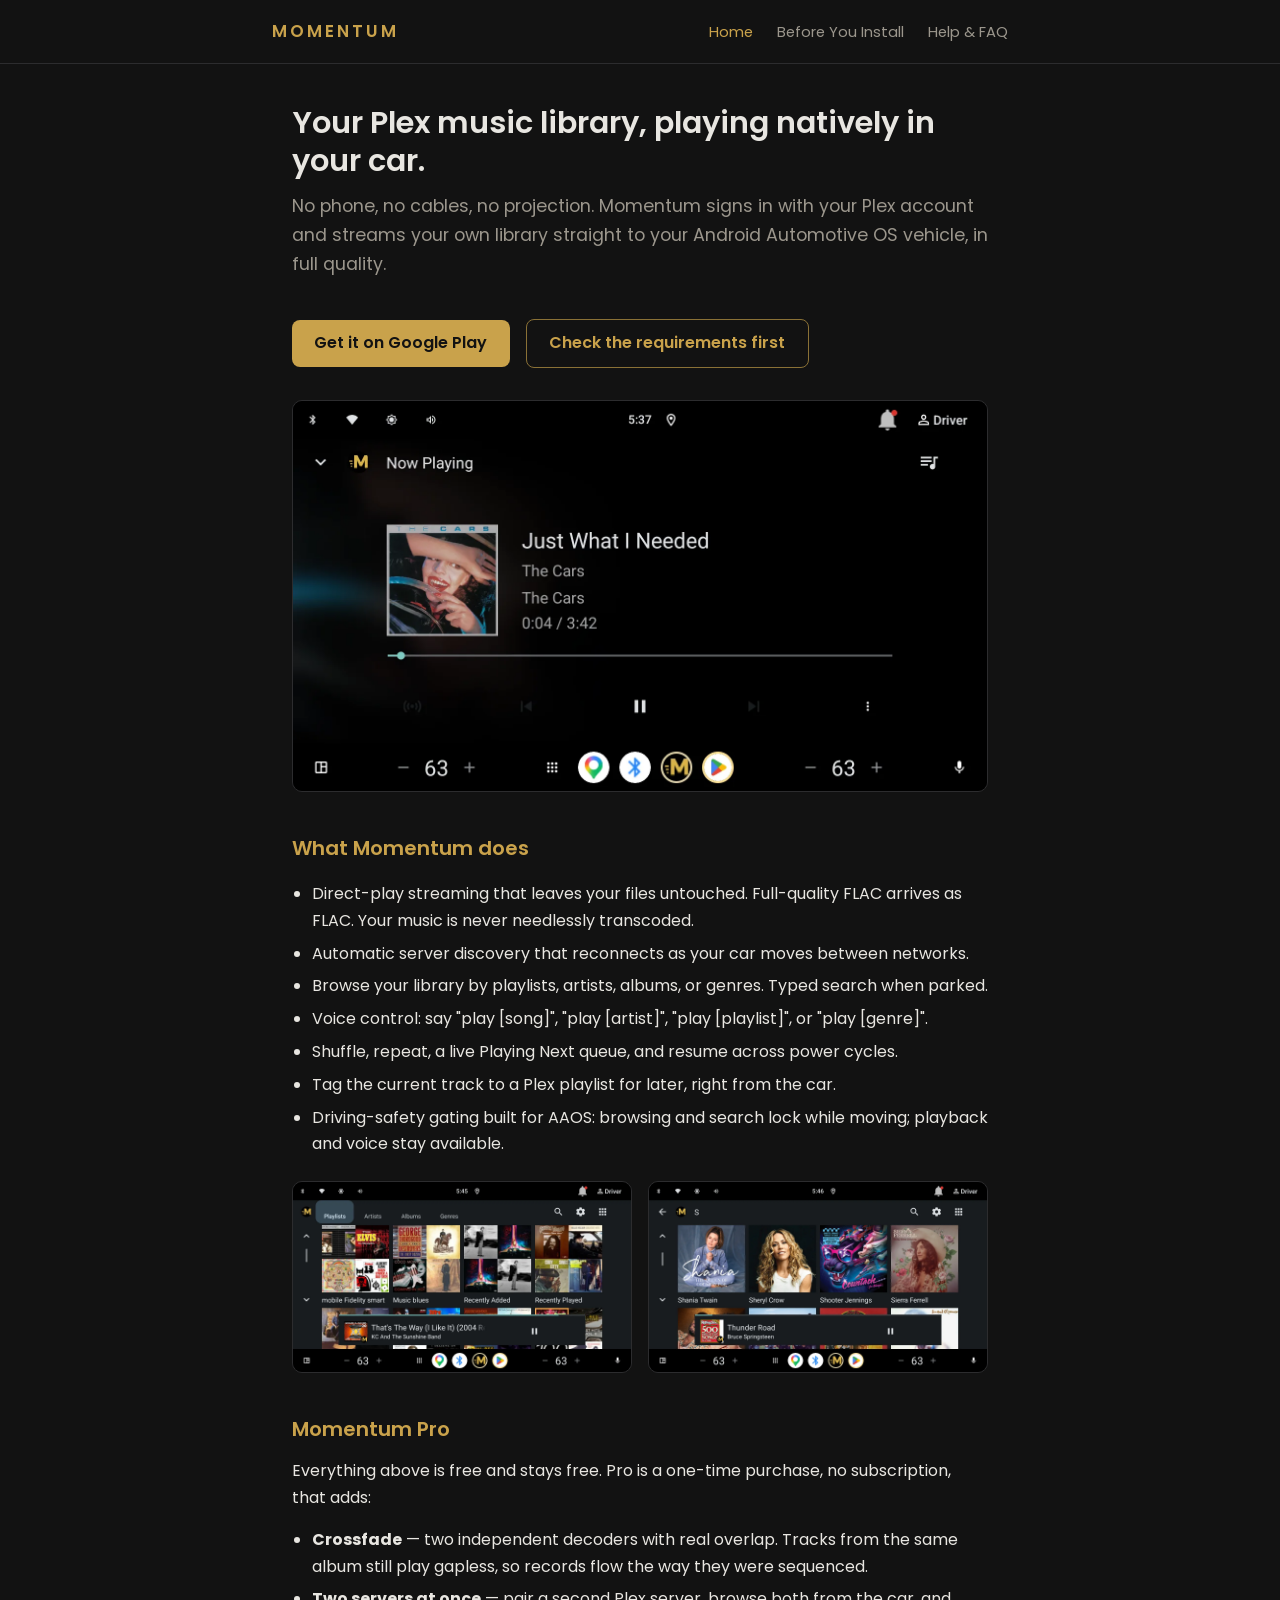
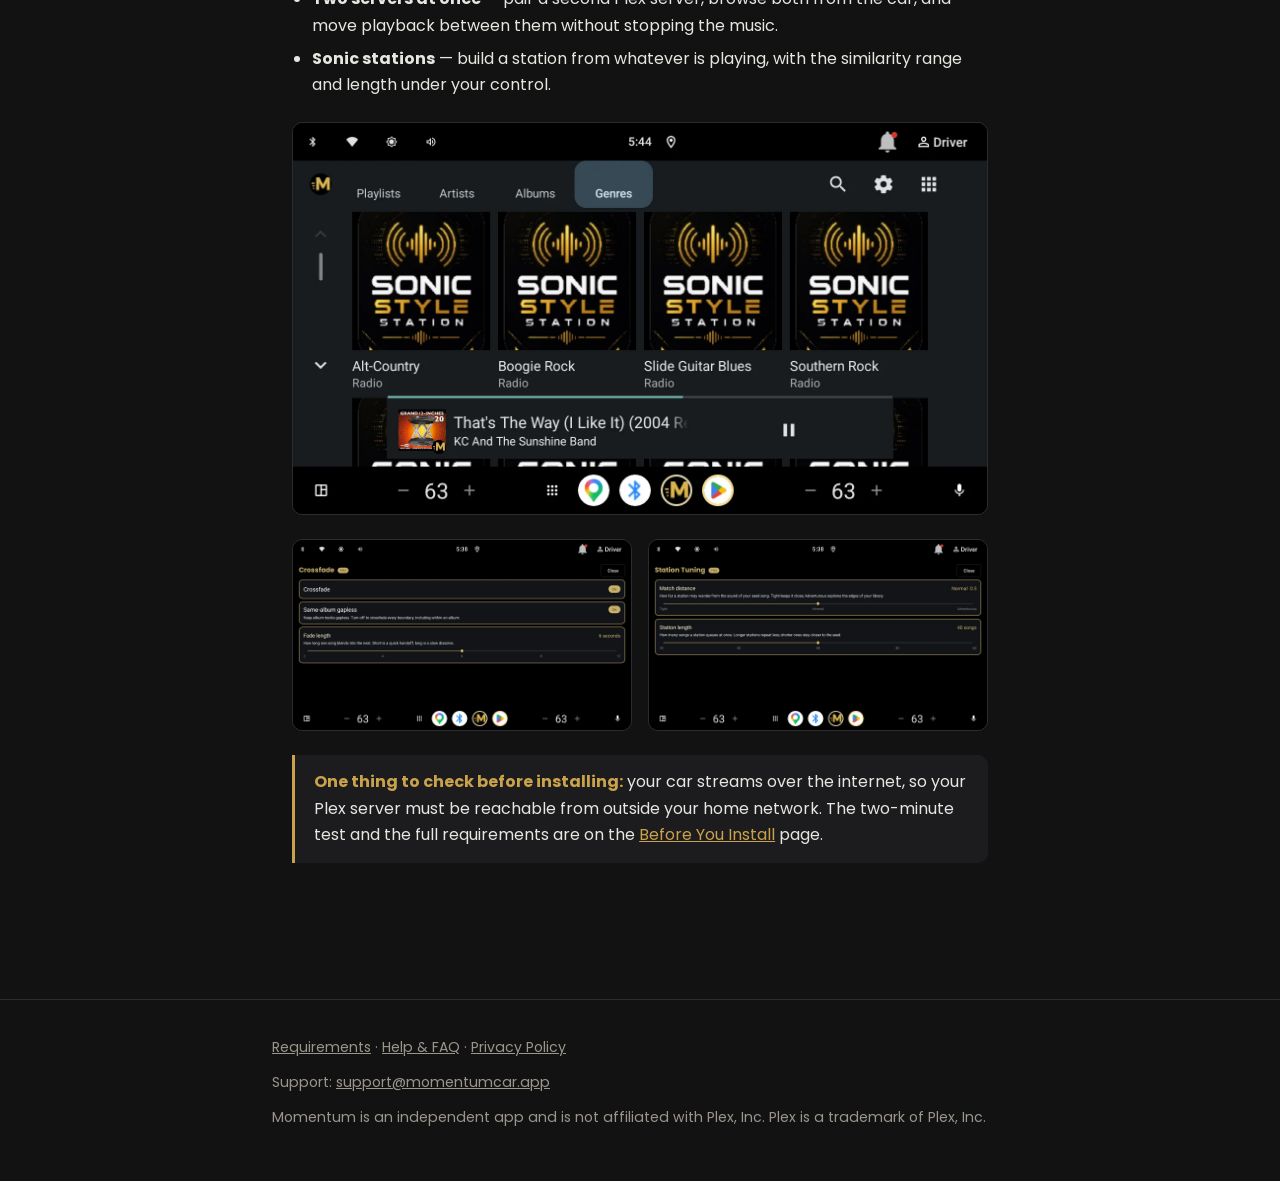
<file: index.html>
<!DOCTYPE html>
<html lang="en">
<head>
<meta charset="utf-8">
<meta name="viewport" content="width=device-width, initial-scale=1">
<title>Momentum — Plex Music for Cars</title>
<meta name="description" content="Momentum streams your own Plex music library, in full quality, natively on Android Automotive OS. No phone, no cables, no projection.">
<link rel="preconnect" href="https://fonts.googleapis.com">
<link href="https://fonts.googleapis.com/css2?family=Poppins:wght@400;600&display=swap" rel="stylesheet">
<link rel="stylesheet" href="style.css">
</head>
<body>

<header>
  <div class="header-inner">
    <a class="wordmark" href="index.html">MOMENTUM</a>
    <nav>
      <a href="index.html" aria-current="page">Home</a>
      <a href="setup.html">Before You Install</a>
      <a href="faq.html">Help &amp; FAQ</a>
    </nav>
  </div>
</header>

<main>
  <h1>Your Plex music library, playing natively in your car.</h1>
  <p class="lede">No phone, no cables, no projection. Momentum signs in with your Plex account and streams your own library straight to your Android Automotive OS vehicle, in full quality.</p>

  <p>
    <a class="btn" href="https://play.google.com/store/apps/details?id=com.williammunn.aaos.momentum">Get it on Google Play</a>
    <a class="btn secondary" href="setup.html">Check the requirements first</a>
  </p>

  <img class="shot" src="images/now-playing.webp" alt="Momentum's Now Playing screen on an Android Automotive display: album art, track title, and playback controls" width="1408" height="792">

  <h2>What Momentum does</h2>
  <ul>
    <li>Direct-play streaming that leaves your files untouched. Full-quality FLAC arrives as FLAC. Your music is never needlessly transcoded.</li>
    <li>Automatic server discovery that reconnects as your car moves between networks.</li>
    <li>Browse your library by playlists, artists, albums, or genres. Typed search when parked.</li>
    <li>Voice control: say "play [song]", "play [artist]", "play [playlist]", or "play [genre]".</li>
    <li>Shuffle, repeat, a live Playing Next queue, and resume across power cycles.</li>
    <li>Tag the current track to a Plex playlist for later, right from the car.</li>
    <li>Driving-safety gating built for AAOS: browsing and search lock while moving; playback and voice stay available.</li>
  </ul>

  <div class="shot-row">
    <img class="shot" src="images/browse-playlists.webp" alt="Browsing playlists in the car: a grid of playlist tiles built from real album art" width="1408" height="792" loading="lazy">
    <img class="shot" src="images/browse-artists.webp" alt="Browsing artists in the car: a grid of artist portraits with a track playing in the mini player" width="1408" height="792" loading="lazy">
  </div>

  <h2>Momentum Pro</h2>
  <p>Everything above is free and stays free. Pro is a one-time purchase, no subscription, that adds:</p>
  <ul>
    <li><strong>Crossfade</strong> — two independent decoders with real overlap. Tracks from the same album still play gapless, so records flow the way they were sequenced.</li>
    <li><strong>Two servers at once</strong> — pair a second Plex server, browse both from the car, and move playback between them without stopping the music.</li>
    <li><strong>Sonic stations</strong> — build a station from whatever is playing, with the similarity range and length under your control.</li>
  </ul>

  <img class="shot" src="images/sonic-stations.webp" alt="Sonic Style Station tiles in the Genres view: Alt-Country, Boogie Rock, Slide Guitar Blues, Southern Rock" width="1408" height="792" loading="lazy">

  <div class="shot-row">
    <img class="shot" src="images/crossfade-settings.webp" alt="Crossfade settings: on/off, same-album gapless, and fade length slider" width="1408" height="792" loading="lazy">
    <img class="shot" src="images/station-tuning.webp" alt="Station Tuning settings: match distance and station length sliders" width="1408" height="792" loading="lazy">
  </div>

  <div class="callout">
    <strong>One thing to check before installing:</strong> your car streams over the internet, so your Plex server must be reachable from outside your home network. The two-minute test and the full requirements are on the <a href="setup.html">Before You Install</a> page.
  </div>
</main>

<footer>
  <div class="footer-inner">
    <p>
      <a href="setup.html">Requirements</a> ·
      <a href="faq.html">Help &amp; FAQ</a> ·
      <a href="privacy.html">Privacy Policy</a>
    </p>
    <p>Support: <a href="mailto:support@momentumcar.app">support@momentumcar.app</a></p>
    <p>Momentum is an independent app and is not affiliated with Plex, Inc. Plex is a trademark of Plex, Inc.</p>
  </div>
</footer>

</body>
</html>
</file>
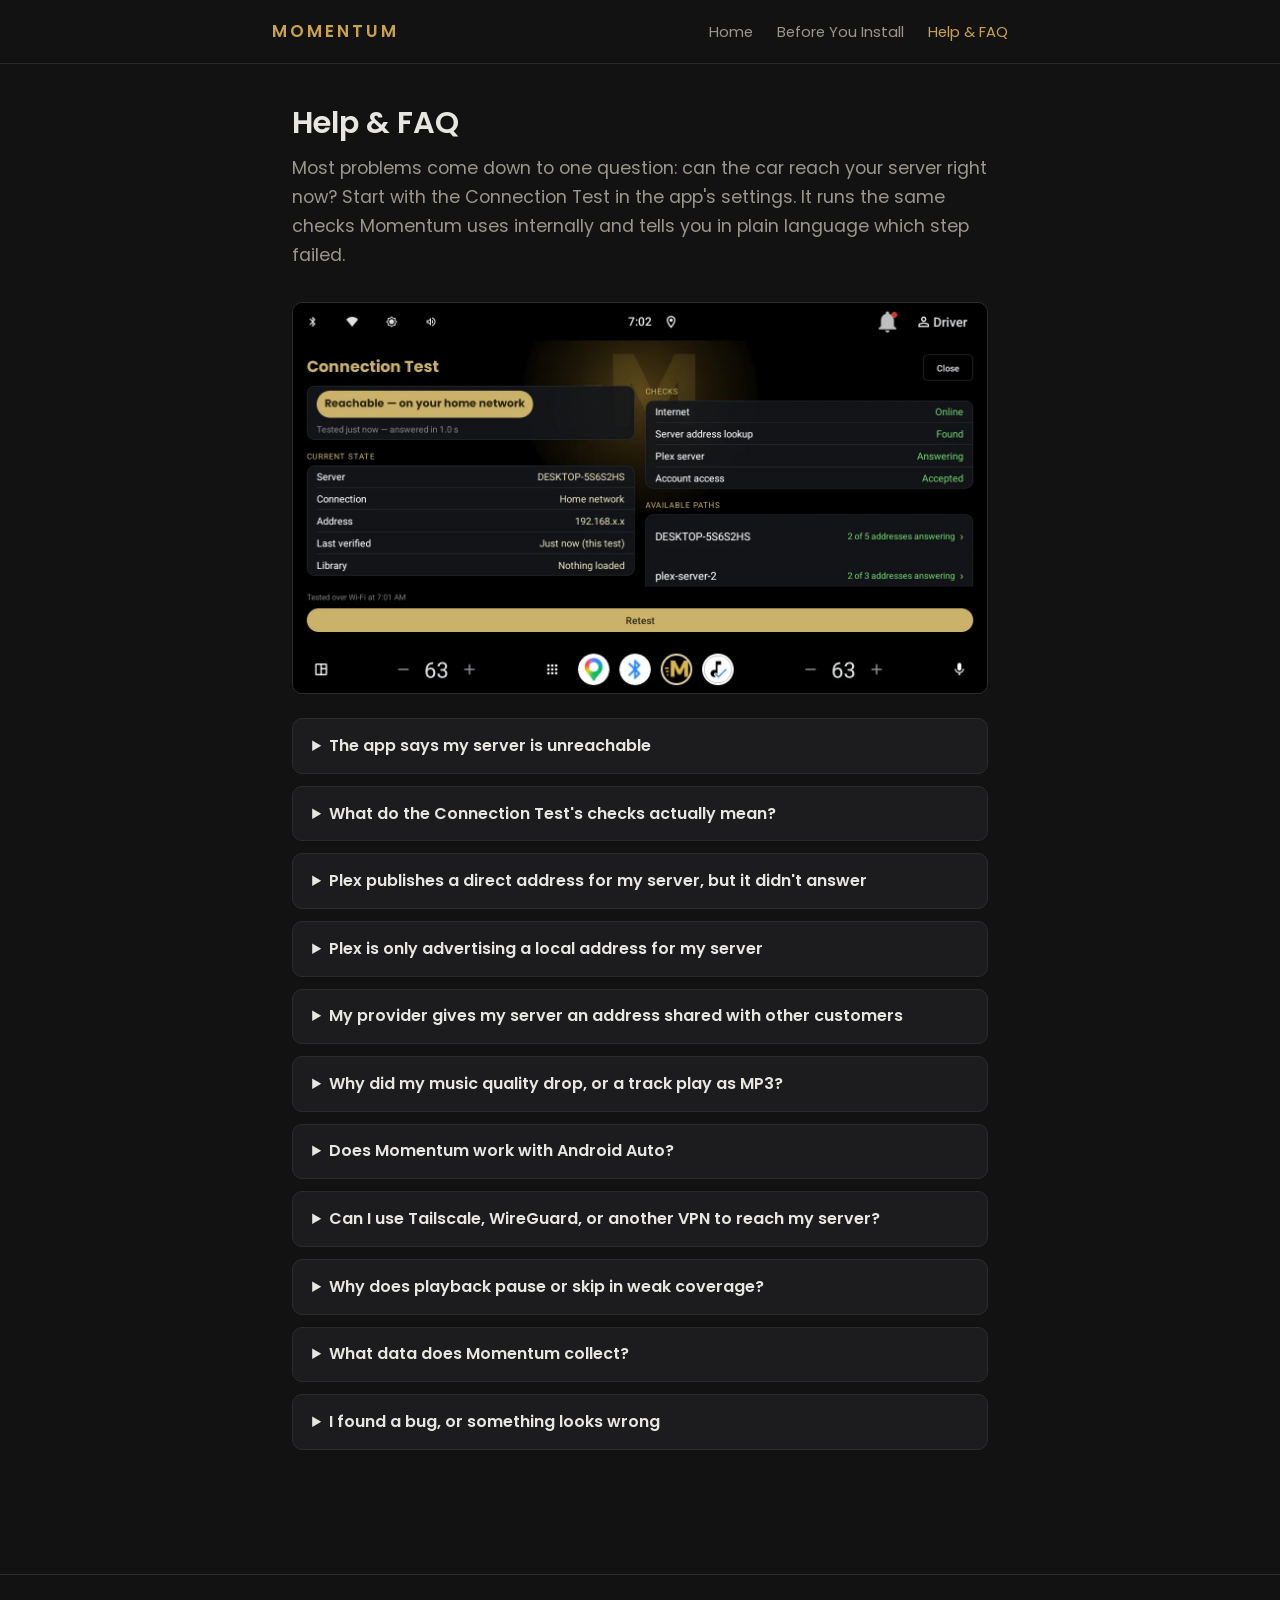
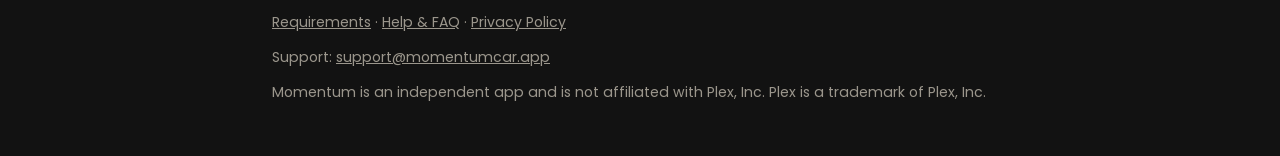
<file: faq.html>
<!DOCTYPE html>
<html lang="en">
<head>
<meta charset="utf-8">
<meta name="viewport" content="width=device-width, initial-scale=1">
<title>Help &amp; FAQ — Momentum</title>
<meta name="description" content="Answers to common Momentum questions: server unreachable, quality fallback, relay connections, Android Auto, and diagnostics.">
<link rel="preconnect" href="https://fonts.googleapis.com">
<link href="https://fonts.googleapis.com/css2?family=Poppins:wght@400;600&display=swap" rel="stylesheet">
<link rel="stylesheet" href="style.css">
</head>
<body>

<header>
  <div class="header-inner">
    <a class="wordmark" href="index.html">MOMENTUM</a>
    <nav>
      <a href="index.html">Home</a>
      <a href="setup.html">Before You Install</a>
      <a href="faq.html" aria-current="page">Help &amp; FAQ</a>
    </nav>
  </div>
</header>

<main>
  <h1>Help &amp; FAQ</h1>
  <p class="lede">Most problems come down to one question: can the car reach your server right now? Start with the Connection Test in the app's settings. It runs the same checks Momentum uses internally and tells you in plain language which step failed.</p>

  <img class="shot" src="images/connection-test.webp" alt="Momentum's built-in Connection Test: a green verdict reading Reachable, the server's current connection and address, four passing checks — internet, server address lookup, Plex server, and account access — and a list of every address Plex publishes for each server" width="1408" height="792" loading="lazy">

  <!-- DRAFT: these answers are starting points. Expand each from real tester
       cases, and add new entries as support questions repeat. -->

  <details>
    <summary>The app says my server is unreachable</summary>
    <div class="answer">
      <p>Momentum reaches your server the same way the official Plex app on your phone does over cellular. Run the two-minute test on the <a href="setup.html">Before You Install</a> page: official Plex app, WiFi off, VPN off, play a track. If that fails, the problem is server reachability, not the car. Check Plex's Remote Access page on your server; it should read "Fully accessible outside your network".</p>
      <p>If the phone test works but the car still cannot connect, run the in-app Connection Test and note which of its checks fails. That result is the fastest thing to include if you contact support.</p>
    </div>
  </details>

  <details>
    <summary>What do the Connection Test's checks actually mean?</summary>
    <div class="answer">
      <p><strong>Internet</strong> — whether the car has a working connection at all. This is tested against Plex's own servers. A failure here means the car is offline; nothing is wrong with your server.</p>
      <p><strong>Server address lookup</strong> — whether your server's address can be translated into a network address. A failure is a DNS problem, usually in the car's network or a router setting, and not something Plex controls.</p>
      <p><strong>Plex server</strong> — whether your server answered. This is the one that matters most. If it fails, the checks below it could not run.</p>
      <p><strong>Account access</strong> — whether your server accepted your Plex account. "Not checked — server didn't answer" means the server never replied, so nothing about your account was tested. A real failure here reads "Rejected (not authorized)" and means either remote streaming needs a Plex Pass, or a shared server needs access granted by its owner.</p>
      <p><strong>Available paths</strong> — every address Plex publishes for each of your servers, and which of them answered. "0 of 4 addresses answering" means none of the routes to that server worked from the car. If a second server shows addresses answering, you can switch to it in Settings.</p>
    </div>
  </details>

  <details>
    <summary>Plex publishes a direct address for my server, but it didn't answer</summary>
    <div class="answer">
      <p>This means Plex knows a public address for your server and is telling clients to use it, but nothing responded there. The server is running and talking to Plex; the route in from outside is broken.</p>
      <p>The usual cause is a port forward that stopped working. Routers can drop forwards when they restart (depends on how it was configured), and a forward also breaks silently when the server's local address changes, which happens on its own if the server gets its address automatically. The durable fix is to give the server a fixed local address in your router's settings, then re-create the forward to that address.</p>
      <p>Also worth checking: that the server is awake and not asleep, and that Plex's Remote Access page still reads "Fully accessible outside your network". If you have recently changed router or internet provider, the address Plex is publishing may simply be out of date. Plex will catch up on its own, though it can take a while.</p>
    </div>
  </details>

  <details>
    <summary>Plex is only advertising a local address for my server</summary>
    <div class="answer">
      <p>A local address only works inside your house, and your car connects from outside it. Plex has no public route to hand out, so there is nothing for the car to reach.</p>
      <p>Open Plex's Settings, then Remote Access. It should read "Fully accessible outside your network". If Remote Access is switched off, turn it on, tick "Manually specify public port", and forward that port on your router to the machine running Plex. A fixed local address for the server makes that forward survive; if the server's address changes on its own, the forward stops pointing anywhere.</p>
      <p>If you have just enabled it, give it a few minutes. Plex can be slow to publish a new address, and the car will find it once it appears.</p>
      <p>If Remote Access is on and still cannot get a public route, your internet provider may not be giving you one. That is a different situation, covered below.</p>
    </div>
  </details>

  <details>
    <summary>My provider gives my server an address shared with other customers</summary>
    <div class="answer">
      <p>Shared addresses, sometimes called carrier-grade NAT, cannot accept incoming connections. No port forward will help, because there is no port to forward to. This is not something you have set up wrong; plenty of providers do it by default.</p>
      <p>There are two ways out. The first is to ask your provider whether they can give the server its own public address. Some will, sometimes free and sometimes for a small charge, and some will not offer it at all. This varies by country and provider more than by anything you can control.</p>
      <p>The second is a tunnel, which gives your server a public address without needing one from your provider. Tailscale Funnel is the simplest of these and is known to work with Momentum. Note that this is different from plain Tailscale or WireGuard, which the car cannot join.</p>
      <p>If neither is possible, Plex Relay will still work. It is slower and caps quality, but it plays.</p>
    </div>
  </details>

  <details>
    <summary>Why did my music quality drop, or a track play as MP3?</summary>
    <div class="answer">
      <p>If the file is FLAC and it still played as MP3, the connection could not carry it at full bitrate, so Momentum switched to a converted stream rather than stopping playback. This is most common on Plex Relay connections, which are bandwidth-limited by Plex, and on weak cellular stretches. Your files on the server are never touched; the conversion happens in transit, and direct play resumes when conditions allow.</p>
      <p>If this happens constantly, check whether your server is connecting via Relay instead of a direct port-forwarded connection. The Connection Test in the app's settings will tell you which.</p>
    </div>
  </details>

  <details>
    <summary>Does Momentum work with Android Auto?</summary>
    <div class="answer">
      <p>No, and there is no Android Auto version planned. Momentum is built natively for Android Automotive OS, the operating system inside cars with Google built-in. If your car uses Android Auto (phone projection), the official Plexamp app covers that platform well.</p>
    </div>
  </details>

  <details>
    <summary>Can I use Tailscale, WireGuard, or another VPN to reach my server?</summary>
    <div class="answer">
      <p>Not directly, with one real exception. The car runs a locked system that cannot join a VPN or overlay network, so a server reachable only at a private overlay address (a Tailscale 100.x address, a WireGuard peer, ZeroTier) will not work from the vehicle, even though it works from your phone with the VPN app installed.</p>
      <p>The exception is tunnels that publish a public endpoint, such as Tailscale Funnel or Cloudflare Tunnel. Those give your server a publicly reachable address, which the car can use like any other public path, and some Momentum users run this way. Two caveats if you do: the tunnel's public URL needs to be added to your Plex server's "Custom server access URLs" (Settings → Network) so apps can discover it, and the tunnel becomes part of your streaming path, so its bandwidth limits or outages will look like an unreachable server from the car.</p>
      <p>A port-forwarded direct connection is still the fastest and most reliable option.</p>
    </div>
  </details>

  <details>
    <summary>Why does playback pause or skip in weak coverage?</summary>
    <div class="answer">
      <p>Momentum buffers ahead aggressively, so short gaps in cellular coverage usually pass unheard. In a longer outage the app holds your place, tells you on screen that the connection was lost, and resumes when the network returns. If you regularly drive through dead zones and hear interruptions, lower-bitrate files will ride through longer gaps than high-resolution ones, simply because the same buffer holds more seconds of audio.</p>
    </div>
  </details>

  <details>
    <summary>What data does Momentum collect?</summary>
    <div class="answer">
      <p>Momentum includes crash reporting and diagnostic logging so problems can actually be fixed on a platform with no debugging access. Diagnostics never include your Plex password, and your Plex token is removed from logs before they leave the device. Uploaded logs are deleted after 14 days. The full details are in the <a href="privacy.html">privacy policy</a>.</p>
    </div>
  </details>

  <details>
    <summary>I found a bug, or something looks wrong</summary>
    <div class="answer">
      <p>Use Send Diagnostics in the app's settings right after you see the problem, then email a short description of what happened. The diagnostic log is what makes car-side problems fixable, and sending it close to the incident matters because it captures a rolling window.</p>
      <p>Support: <a href="mailto:support@momentumcar.app">support@momentumcar.app</a></p>
    </div>
  </details>
</main>

<footer>
  <div class="footer-inner">
    <p>
      <a href="setup.html">Requirements</a> ·
      <a href="faq.html">Help &amp; FAQ</a> ·
      <a href="privacy.html">Privacy Policy</a>
    </p>
    <p>Support: <a href="mailto:support@momentumcar.app">support@momentumcar.app</a></p>
    <p>Momentum is an independent app and is not affiliated with Plex, Inc. Plex is a trademark of Plex, Inc.</p>
  </div>
</footer>

</body>
</html>
</file>
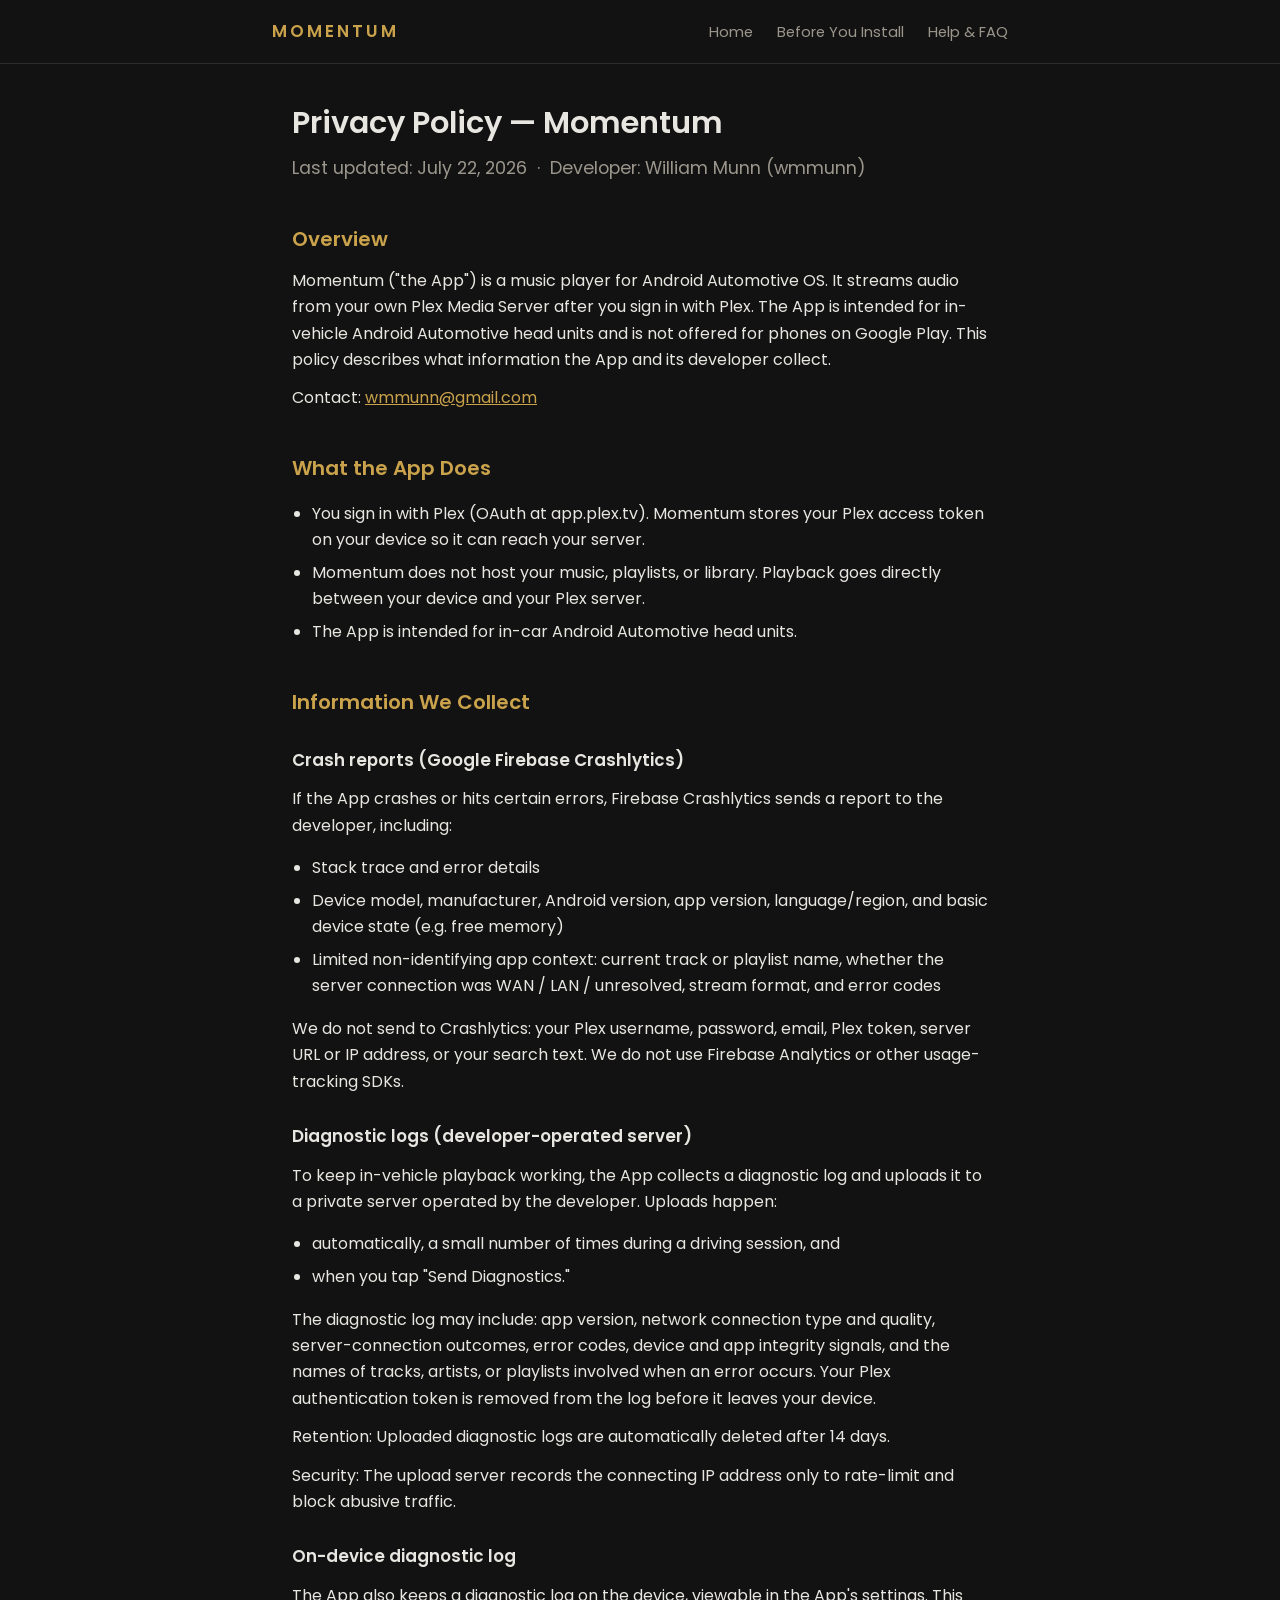
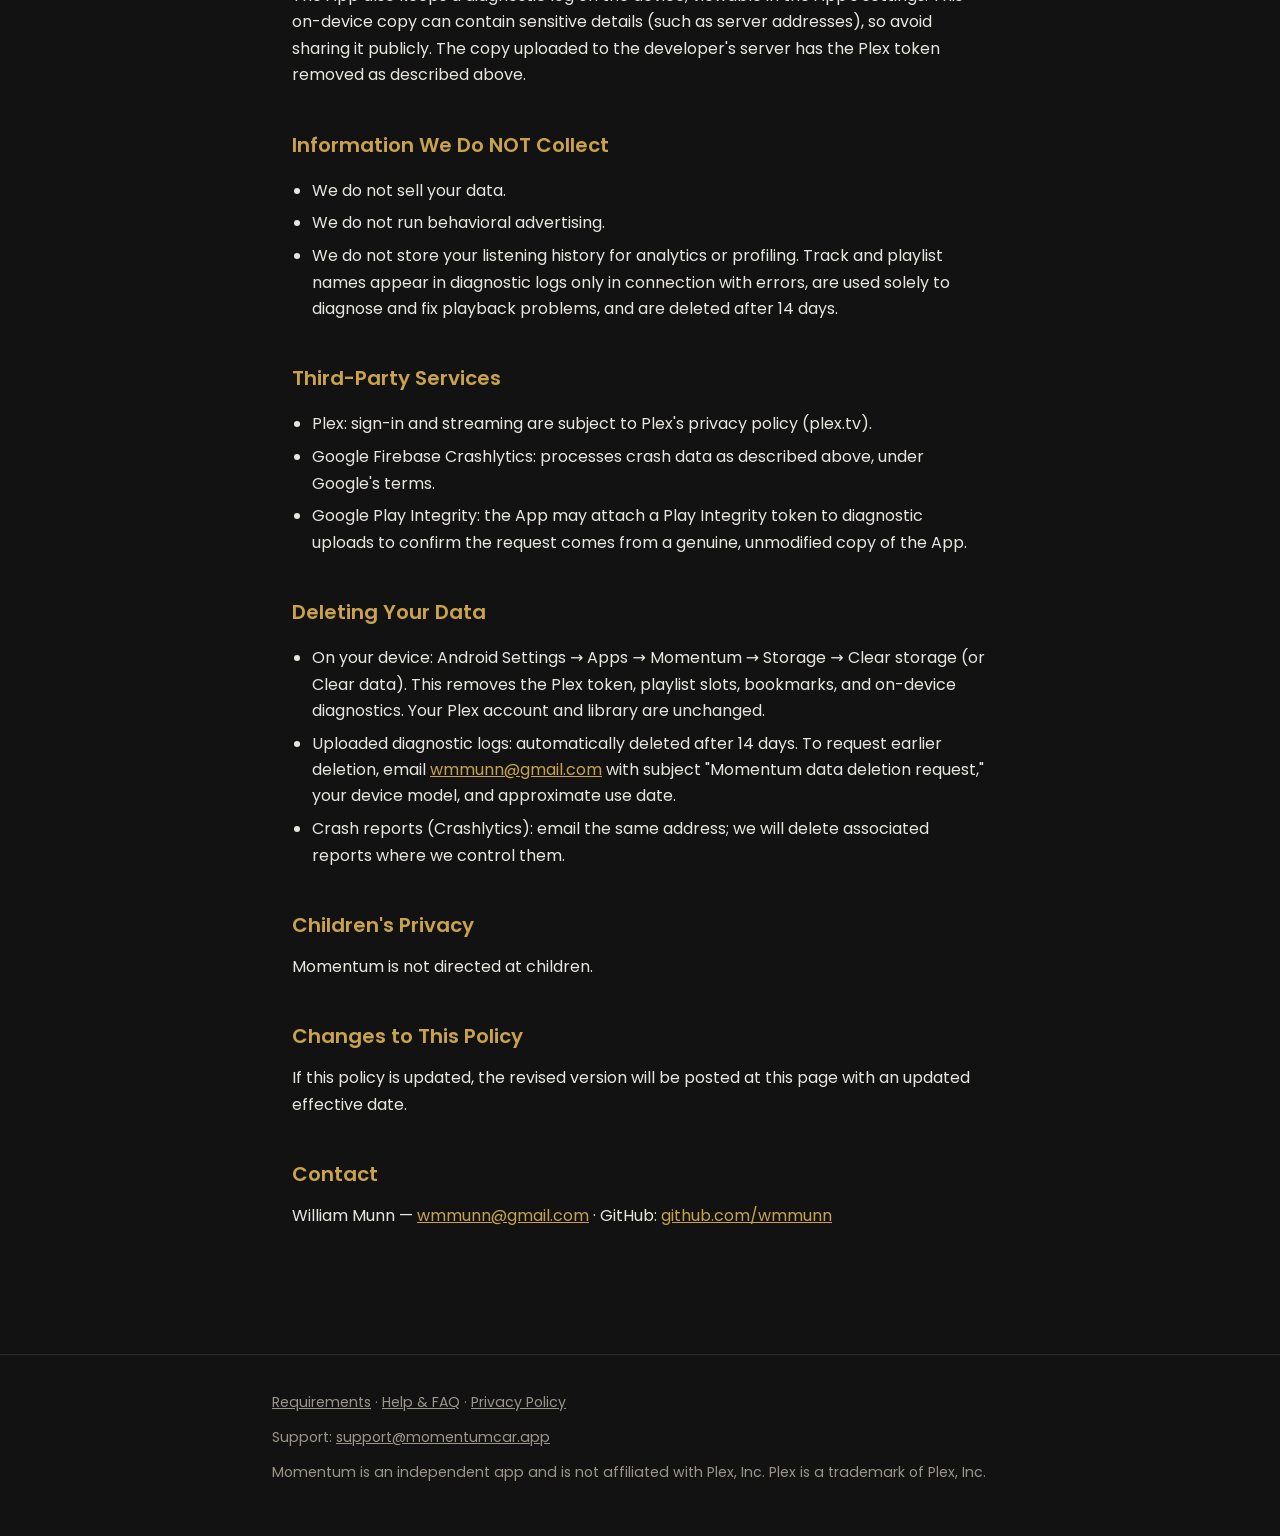
<file: privacy.html>
<!DOCTYPE html>
<html lang="en">
<head>
<meta charset="utf-8">
<meta name="viewport" content="width=device-width, initial-scale=1">
<title>Privacy Policy — Momentum</title>
<meta name="description" content="Momentum's privacy policy: what the app collects (crash reports, diagnostic logs), what it never collects, and how to delete your data.">
<link rel="preconnect" href="https://fonts.googleapis.com">
<link href="https://fonts.googleapis.com/css2?family=Poppins:wght@400;600&display=swap" rel="stylesheet">
<link rel="stylesheet" href="style.css">
</head>
<body>

<header>
  <div class="header-inner">
    <a class="wordmark" href="index.html">MOMENTUM</a>
    <nav>
      <a href="index.html">Home</a>
      <a href="setup.html">Before You Install</a>
      <a href="faq.html">Help &amp; FAQ</a>
    </nav>
  </div>
</header>

<main>
  <h1>Privacy Policy — Momentum</h1>
  <p class="lede">Last updated: July 22, 2026 &nbsp;·&nbsp; Developer: William Munn (wmmunn)</p>

  <h2>Overview</h2>
  <p>Momentum ("the App") is a music player for Android Automotive OS. It streams audio from your own Plex Media Server after you sign in with Plex. The App is intended for in-vehicle Android Automotive head units and is not offered for phones on Google Play. This policy describes what information the App and its developer collect.</p>
  <p>Contact: <a href="mailto:wmmunn@gmail.com">wmmunn@gmail.com</a></p>

  <h2>What the App Does</h2>
  <ul>
    <li>You sign in with Plex (OAuth at app.plex.tv). Momentum stores your Plex access token on your device so it can reach your server.</li>
    <li>Momentum does not host your music, playlists, or library. Playback goes directly between your device and your Plex server.</li>
    <li>The App is intended for in-car Android Automotive head units.</li>
  </ul>

  <h2>Information We Collect</h2>

  <h3>Crash reports (Google Firebase Crashlytics)</h3>
  <p>If the App crashes or hits certain errors, Firebase Crashlytics sends a report to the developer, including:</p>
  <ul>
    <li>Stack trace and error details</li>
    <li>Device model, manufacturer, Android version, app version, language/region, and basic device state (e.g. free memory)</li>
    <li>Limited non-identifying app context: current track or playlist name, whether the server connection was WAN / LAN / unresolved, stream format, and error codes</li>
  </ul>
  <p>We do not send to Crashlytics: your Plex username, password, email, Plex token, server URL or IP address, or your search text. We do not use Firebase Analytics or other usage-tracking SDKs.</p>

  <h3>Diagnostic logs (developer-operated server)</h3>
  <p>To keep in-vehicle playback working, the App collects a diagnostic log and uploads it to a private server operated by the developer. Uploads happen:</p>
  <ul>
    <li>automatically, a small number of times during a driving session, and</li>
    <li>when you tap "Send Diagnostics."</li>
  </ul>
  <p>The diagnostic log may include: app version, network connection type and quality, server-connection outcomes, error codes, device and app integrity signals, and the names of tracks, artists, or playlists involved when an error occurs. Your Plex authentication token is removed from the log before it leaves your device.</p>
  <p>Retention: Uploaded diagnostic logs are automatically deleted after 14 days.</p>
  <p>Security: The upload server records the connecting IP address only to rate-limit and block abusive traffic.</p>

  <h3>On-device diagnostic log</h3>
  <p>The App also keeps a diagnostic log on the device, viewable in the App's settings. This on-device copy can contain sensitive details (such as server addresses), so avoid sharing it publicly. The copy uploaded to the developer's server has the Plex token removed as described above.</p>

  <h2>Information We Do NOT Collect</h2>
  <ul>
    <li>We do not sell your data.</li>
    <li>We do not run behavioral advertising.</li>
    <li>We do not store your listening history for analytics or profiling. Track and playlist names appear in diagnostic logs only in connection with errors, are used solely to diagnose and fix playback problems, and are deleted after 14 days.</li>
  </ul>

  <h2>Third-Party Services</h2>
  <ul>
    <li>Plex: sign-in and streaming are subject to Plex's privacy policy (plex.tv).</li>
    <li>Google Firebase Crashlytics: processes crash data as described above, under Google's terms.</li>
    <li>Google Play Integrity: the App may attach a Play Integrity token to diagnostic uploads to confirm the request comes from a genuine, unmodified copy of the App.</li>
  </ul>

  <h2>Deleting Your Data</h2>
  <ul>
    <li>On your device: Android Settings → Apps → Momentum → Storage → Clear storage (or Clear data). This removes the Plex token, playlist slots, bookmarks, and on-device diagnostics. Your Plex account and library are unchanged.</li>
    <li>Uploaded diagnostic logs: automatically deleted after 14 days. To request earlier deletion, email <a href="mailto:wmmunn@gmail.com">wmmunn@gmail.com</a> with subject "Momentum data deletion request," your device model, and approximate use date.</li>
    <li>Crash reports (Crashlytics): email the same address; we will delete associated reports where we control them.</li>
  </ul>

  <h2>Children's Privacy</h2>
  <p>Momentum is not directed at children.</p>

  <h2>Changes to This Policy</h2>
  <p>If this policy is updated, the revised version will be posted at this page with an updated effective date.</p>

  <h2>Contact</h2>
  <p>William Munn — <a href="mailto:wmmunn@gmail.com">wmmunn@gmail.com</a> · GitHub: <a href="https://github.com/wmmunn" rel="noopener">github.com/wmmunn</a></p>
</main>

<footer>
  <div class="footer-inner">
    <p>
      <a href="setup.html">Requirements</a> ·
      <a href="faq.html">Help &amp; FAQ</a> ·
      <a href="privacy.html">Privacy Policy</a>
    </p>
    <p>Support: <a href="mailto:support@momentumcar.app">support@momentumcar.app</a></p>
    <p>Momentum is an independent app and is not affiliated with Plex, Inc. Plex is a trademark of Plex, Inc.</p>
  </div>
</footer>

</body>
</html>
</file>
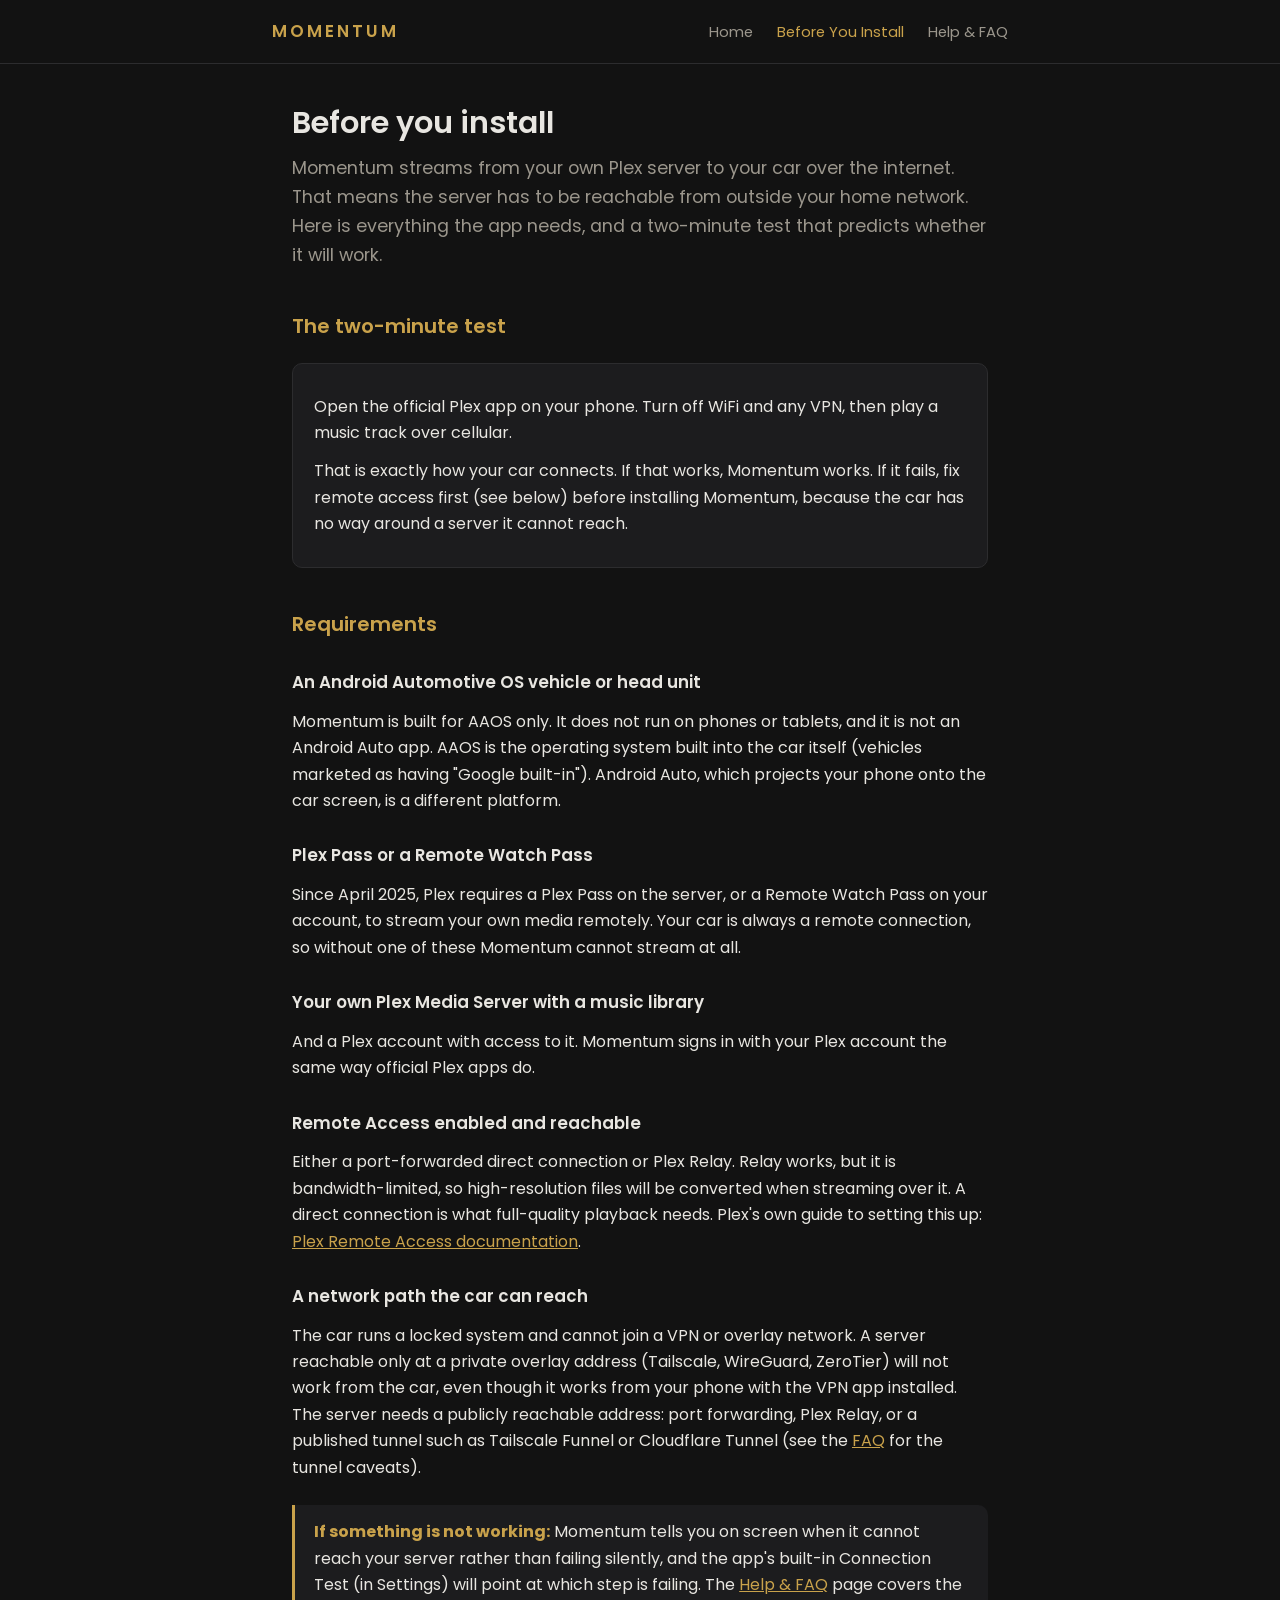
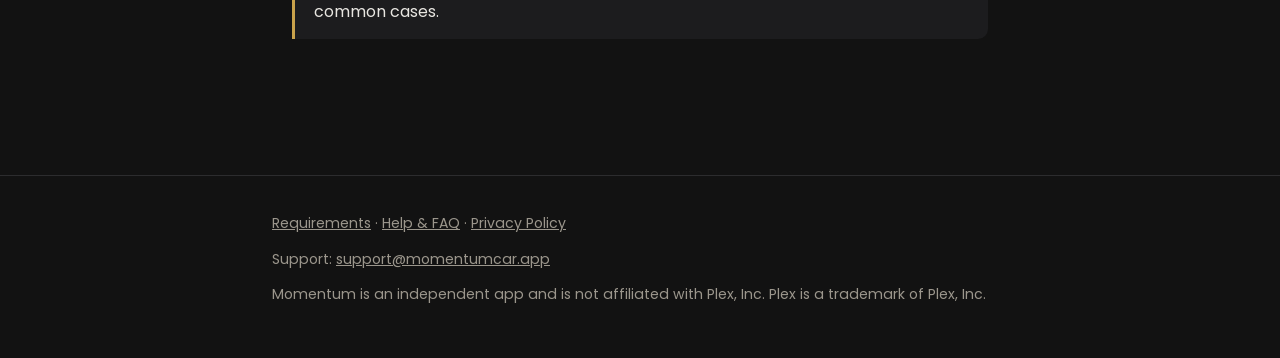
<file: setup.html>
<!DOCTYPE html>
<html lang="en">
<head>
<meta charset="utf-8">
<meta name="viewport" content="width=device-width, initial-scale=1">
<title>Before You Install — Momentum</title>
<meta name="description" content="What Momentum needs to stream your Plex library to your car: a reachable server, the right Plex plan, and a direct network path.">
<link rel="preconnect" href="https://fonts.googleapis.com">
<link href="https://fonts.googleapis.com/css2?family=Poppins:wght@400;600&display=swap" rel="stylesheet">
<link rel="stylesheet" href="style.css">
</head>
<body>

<header>
  <div class="header-inner">
    <a class="wordmark" href="index.html">MOMENTUM</a>
    <nav>
      <a href="index.html">Home</a>
      <a href="setup.html" aria-current="page">Before You Install</a>
      <a href="faq.html">Help &amp; FAQ</a>
    </nav>
  </div>
</header>

<main>
  <h1>Before you install</h1>
  <p class="lede">Momentum streams from your own Plex server to your car over the internet. That means the server has to be reachable from outside your home network. Here is everything the app needs, and a two-minute test that predicts whether it will work.</p>

  <h2>The two-minute test</h2>
  <div class="card">
    <p>Open the official Plex app on your phone. Turn off WiFi and any VPN, then play a music track over cellular.</p>
    <p>That is exactly how your car connects. If that works, Momentum works. If it fails, fix remote access first (see below) before installing Momentum, because the car has no way around a server it cannot reach.</p>
  </div>

  <h2>Requirements</h2>

  <h3>An Android Automotive OS vehicle or head unit</h3>
  <p>Momentum is built for AAOS only. It does not run on phones or tablets, and it is not an Android Auto app. AAOS is the operating system built into the car itself (vehicles marketed as having "Google built-in"). Android Auto, which projects your phone onto the car screen, is a different platform.</p>

  <h3>Plex Pass or a Remote Watch Pass</h3>
  <p>Since April 2025, Plex requires a Plex Pass on the server, or a Remote Watch Pass on your account, to stream your own media remotely. Your car is always a remote connection, so without one of these Momentum cannot stream at all.</p>

  <h3>Your own Plex Media Server with a music library</h3>
  <p>And a Plex account with access to it. Momentum signs in with your Plex account the same way official Plex apps do.</p>

  <h3>Remote Access enabled and reachable</h3>
  <p>Either a port-forwarded direct connection or Plex Relay. Relay works, but it is bandwidth-limited, so high-resolution files will be converted when streaming over it. A direct connection is what full-quality playback needs. Plex's own guide to setting this up:
  <a href="https://support.plex.tv/articles/200289506-remote-access/" rel="noopener">Plex Remote Access documentation</a>.</p>

  <h3>A network path the car can reach</h3>
  <p>The car runs a locked system and cannot join a VPN or overlay network. A server reachable only at a private overlay address (Tailscale, WireGuard, ZeroTier) will not work from the car, even though it works from your phone with the VPN app installed. The server needs a publicly reachable address: port forwarding, Plex Relay, or a published tunnel such as Tailscale Funnel or Cloudflare Tunnel (see the <a href="faq.html">FAQ</a> for the tunnel caveats).</p>

  <div class="callout">
    <strong>If something is not working:</strong> Momentum tells you on screen when it cannot reach your server rather than failing silently, and the app's built-in Connection Test (in Settings) will point at which step is failing. The <a href="faq.html">Help &amp; FAQ</a> page covers the common cases.
  </div>
</main>

<footer>
  <div class="footer-inner">
    <p>
      <a href="setup.html">Requirements</a> ·
      <a href="faq.html">Help &amp; FAQ</a> ·
      <a href="privacy.html">Privacy Policy</a>
    </p>
    <p>Support: <a href="mailto:support@momentumcar.app">support@momentumcar.app</a></p>
    <p>Momentum is an independent app and is not affiliated with Plex, Inc. Plex is a trademark of Plex, Inc.</p>
  </div>
</footer>

</body>
</html>
</file>
<file: style.css>
/* Momentum site — shared stylesheet.
   Dark + gold to match the in-app look. No frameworks, no build step. */

:root {
  --bg: #121212;
  --bg-card: #1c1c1e;
  --text: #e8e6e1;
  --text-dim: #9b968c;
  --gold: #c9a24b;
  --gold-dim: #8a7136;
  --border: #2c2c2e;
  --max-width: 46rem;
}

* { box-sizing: border-box; }

body {
  margin: 0;
  background: var(--bg);
  color: var(--text);
  font-family: "Poppins", system-ui, -apple-system, "Segoe UI", sans-serif;
  font-size: 1rem;
  line-height: 1.65;
}

main {
  max-width: var(--max-width);
  margin: 0 auto;
  padding: 0 1.25rem 4rem;
}

/* Header / nav */
header {
  border-bottom: 1px solid var(--border);
  padding: 1.1rem 1.25rem;
}
.header-inner {
  max-width: var(--max-width);
  margin: 0 auto;
  display: flex;
  align-items: baseline;
  justify-content: space-between;
  flex-wrap: wrap;
  gap: 0.5rem 1.5rem;
}
.wordmark {
  color: var(--gold);
  font-weight: 600;
  letter-spacing: 0.18em;
  text-decoration: none;
  font-size: 1.05rem;
}
nav a {
  color: var(--text-dim);
  text-decoration: none;
  margin-left: 1.25rem;
  font-size: 0.92rem;
}
nav a:hover, nav a[aria-current="page"] { color: var(--gold); }

/* Typography */
h1 {
  font-size: 1.9rem;
  font-weight: 600;
  line-height: 1.25;
  margin: 2.5rem 0 0.5rem;
}
h2 {
  font-size: 1.25rem;
  font-weight: 600;
  color: var(--gold);
  margin: 2.5rem 0 0.75rem;
}
h3 {
  font-size: 1.05rem;
  font-weight: 600;
  margin: 1.75rem 0 0.5rem;
}
p { margin: 0.75rem 0; }
a { color: var(--gold); }
.lede { color: var(--text-dim); font-size: 1.1rem; margin-bottom: 2rem; }

ul { padding-left: 1.25rem; }
li { margin: 0.4rem 0; }

/* Cards and callouts */
.card {
  background: var(--bg-card);
  border: 1px solid var(--border);
  border-radius: 10px;
  padding: 1.1rem 1.3rem;
  margin: 1.25rem 0;
}
.callout {
  border-left: 3px solid var(--gold);
  background: var(--bg-card);
  border-radius: 0 10px 10px 0;
  padding: 0.9rem 1.2rem;
  margin: 1.5rem 0;
}
.callout strong { color: var(--gold); }

/* Buttons */
.btn {
  display: inline-block;
  background: var(--gold);
  color: #121212;
  font-weight: 600;
  text-decoration: none;
  padding: 0.65rem 1.4rem;
  border-radius: 8px;
  margin: 0.5rem 0.75rem 0.5rem 0;
}
.btn.secondary {
  background: transparent;
  color: var(--gold);
  border: 1px solid var(--gold-dim);
}

/* FAQ */
details {
  border: 1px solid var(--border);
  border-radius: 10px;
  background: var(--bg-card);
  margin: 0.75rem 0;
  padding: 0;
}
details summary {
  cursor: pointer;
  padding: 0.85rem 1.2rem;
  font-weight: 600;
  list-style-position: inside;
}
details[open] summary { color: var(--gold); }
details .answer { padding: 0 1.2rem 1rem; }

/* Screenshots */
.shot {
  width: 100%;
  height: auto;
  display: block;
  border: 1px solid var(--border);
  border-radius: 10px;
  margin: 1.5rem 0;
}
.shot-row {
  display: grid;
  grid-template-columns: 1fr 1fr;
  gap: 1rem;
  margin: 1.5rem 0;
}
.shot-row .shot { margin: 0; }
@media (max-width: 600px) {
  .shot-row { grid-template-columns: 1fr; }
}

/* Footer */
footer {
  border-top: 1px solid var(--border);
  margin-top: 3rem;
  padding: 1.5rem 1.25rem 2.5rem;
  color: var(--text-dim);
  font-size: 0.88rem;
}
.footer-inner { max-width: var(--max-width); margin: 0 auto; }
footer a { color: var(--text-dim); }
footer a:hover { color: var(--gold); }
</file>
